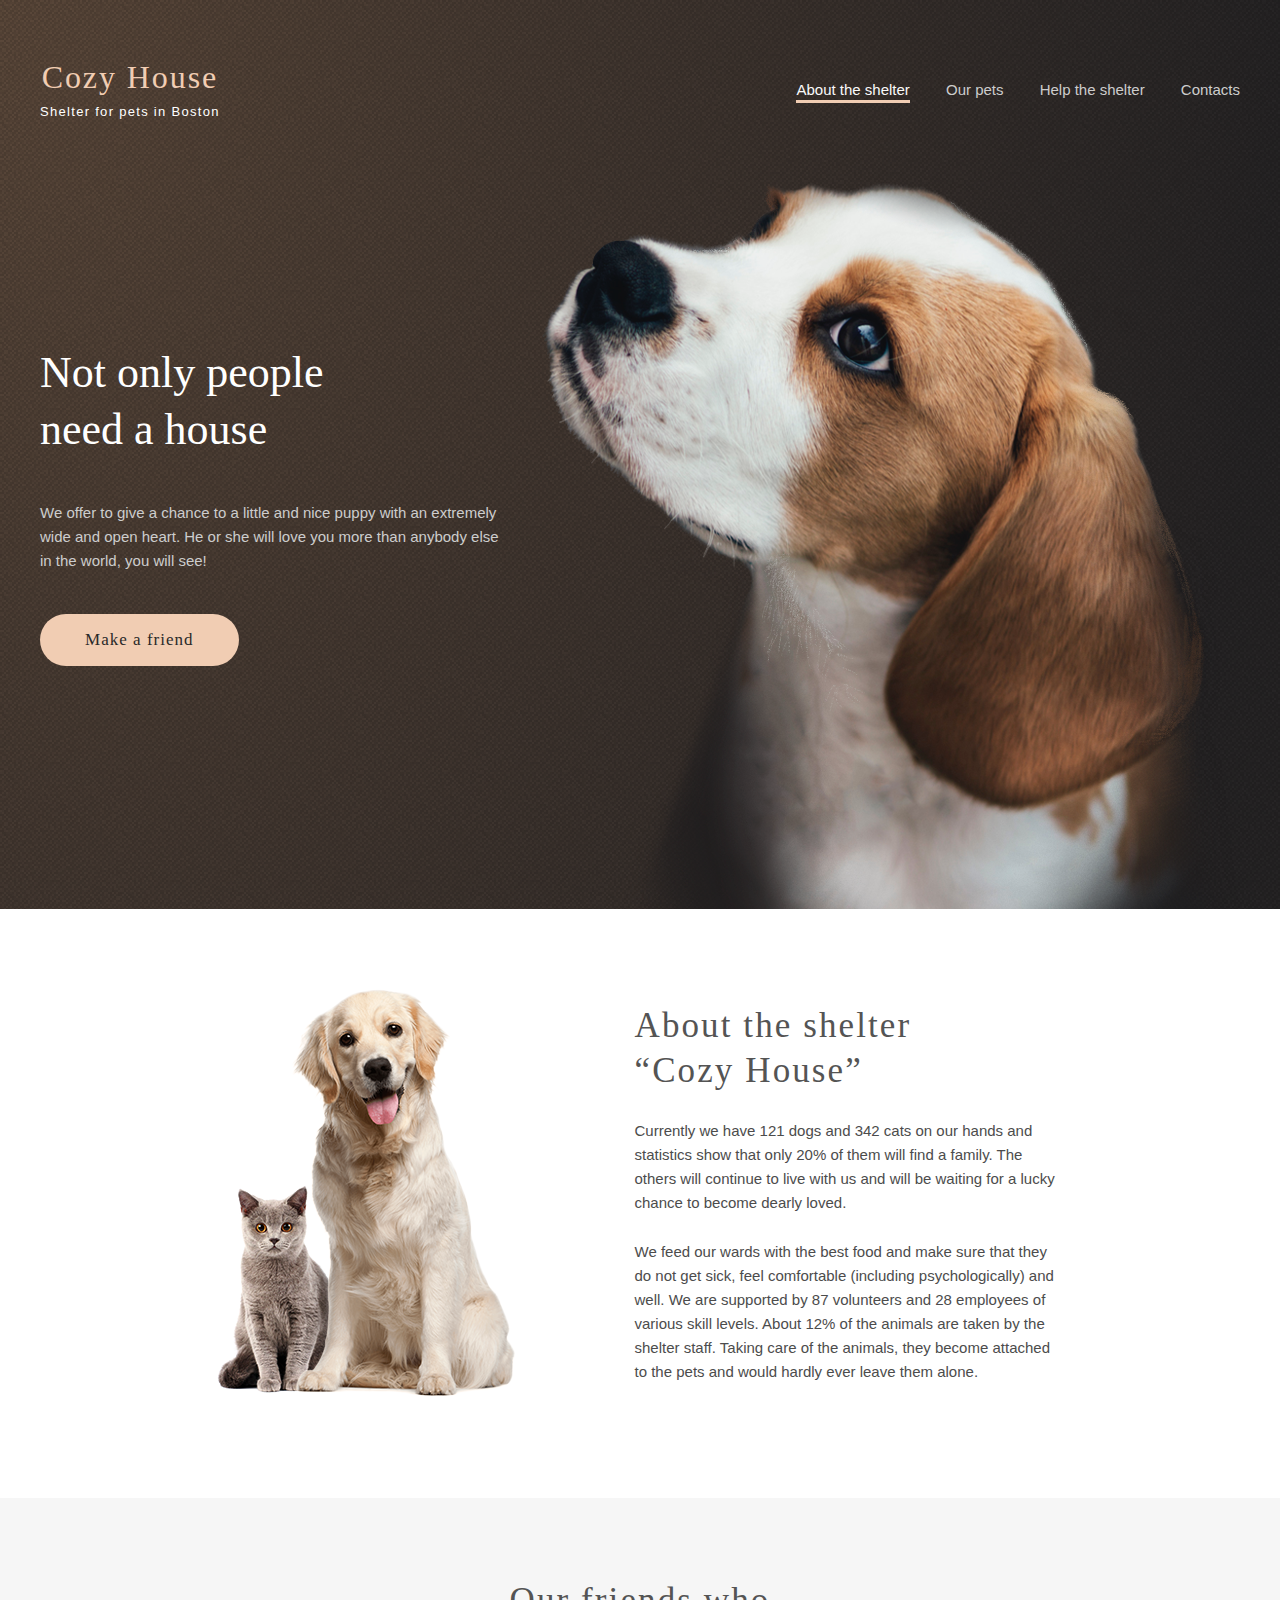
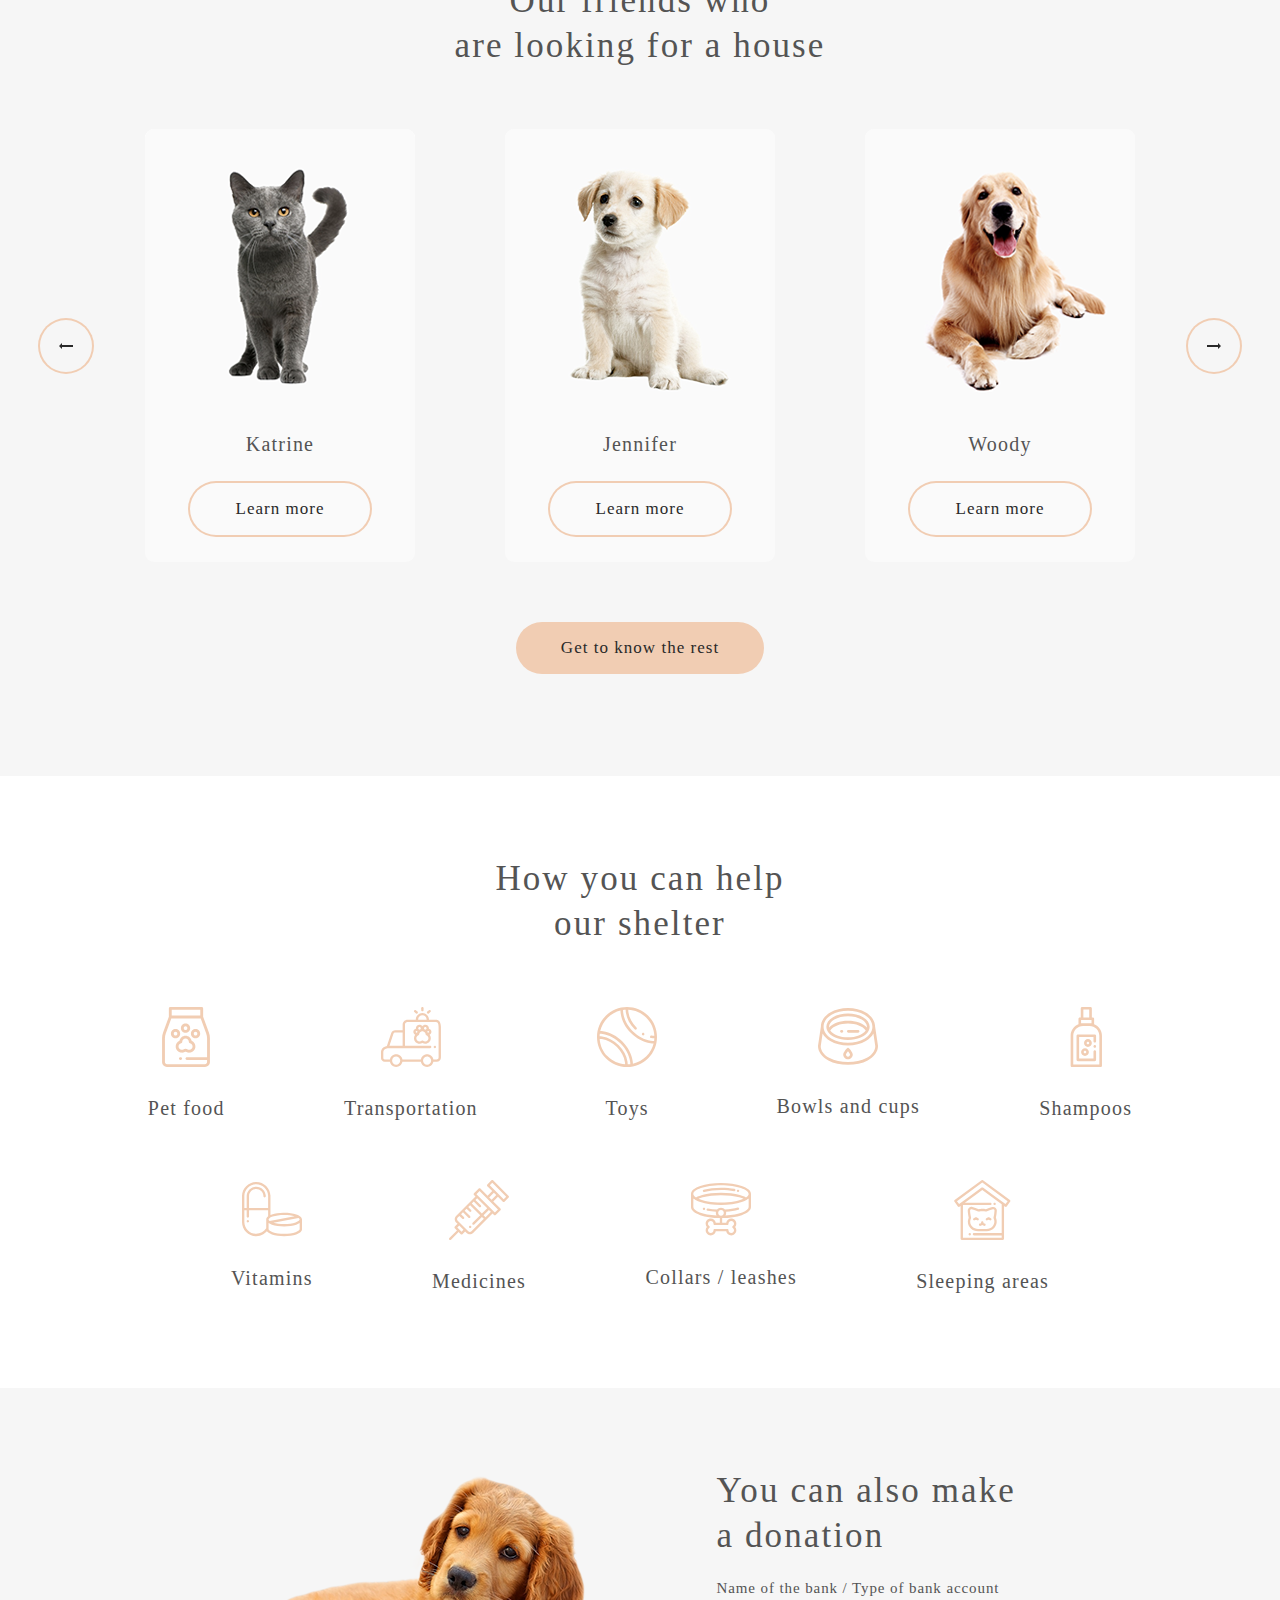
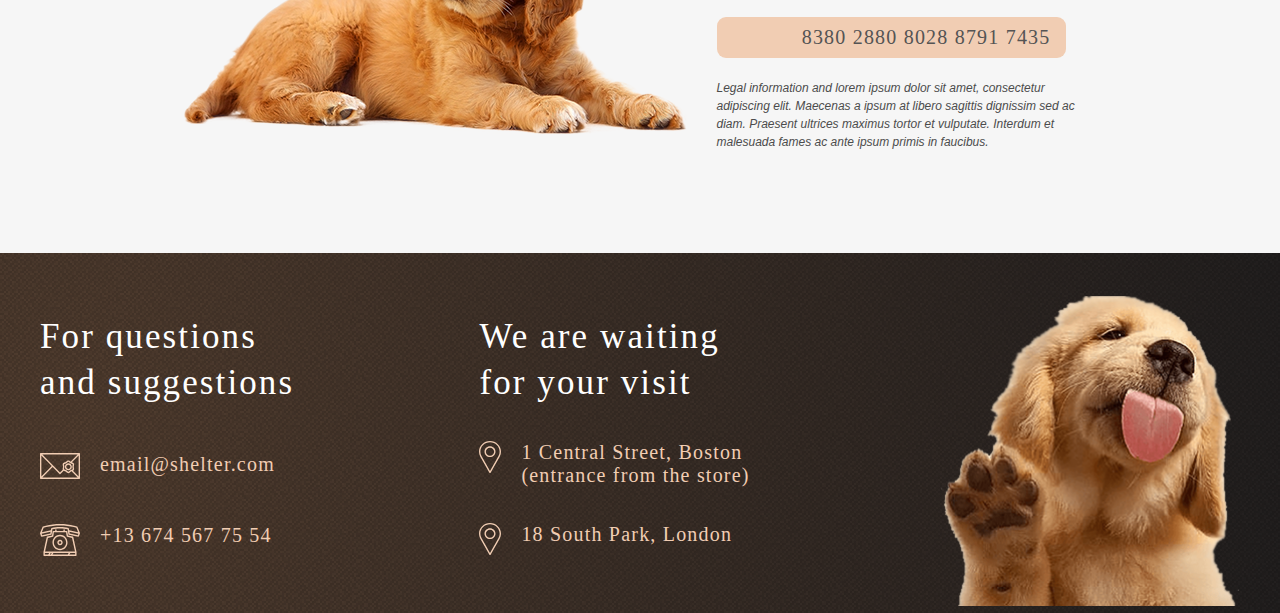
<file: pages/main/index.html>
<!doctype html><html lang="en"><head><meta charset="UTF-8"><meta name="viewport" content="width=device-width,initial-scale=1"><title>Shelter</title><link href="../../pages/main/main.css" rel="stylesheet"></head><body><header class="header"><div class="wrapper header-wrapper"><div class="header__top"><div class="logo"><h1 class="logo__title">Cozy House</h1><p class="logo__suptitle">Shelter for pets in Boston</p></div><nav class="header-navbar"><ul class="navigation"><li class="navigation__item"><a href="./../main/index.html" class="navigation__link navigation__link-bordered">About the shelter</a></li><li class="navigation__item"><a href="./../pets/index.html" class="navigation__link">Our pets</a></li><li class="navigation__item"><a href="#" class="navigation__link">Help the shelter</a></li><li class="navigation__item"><a href="#" class="navigation__link">Contacts</a></li></ul></nav><div class="hamburger-menu" data-is-active="true"><span class="hamburger-menu__line"></span></div><ul class="navigation-mobile"><li class="navigation__item"><a href="./../main/index.html" class="navigation__link navigation__link-bordered">About the shelter</a></li><li class="navigation__item"><a href="./../pets/index.html" class="navigation__link">Our pets</a></li><li class="navigation__item"><a href="#" class="navigation__link">Help the shelter</a></li><li class="navigation__item"><a href="#" class="navigation__link">Contacts</a></li></ul></div><div class="header__main"><div class="header-content"><h2 class="header-content__title">Not only people need a house</h2><p class="header-content__text">We offer to give a chance to a little and nice puppy with an extremely wide and open heart. He or she will love you more than anybody else in the world, you will see!</p><button onclick='window.location.href="./../pets/index.html"' class="button-primary">Make a friend</button></div><div class="header-picture"><img src="./../../assets/img/header/start-screen-puppy.png" alt="Puppy"></div></div></div></header><main class="main"><section class="about"><div class="wrapper about-wrapper"><div class="about-picture"><img src="./../../assets/img/about/about-pets.png" alt="Pets"></div><div class="about-content"><h3 class="about-content__title">About the shelter “Cozy House”</h3><p class="about-content__text">Currently we have 121 dogs and 342 cats on our hands and statistics show that only 20% of them will find a family. The others will continue to live with us and will be waiting for a lucky chance to become dearly loved.</p><p class="about-content__text">We feed our wards with the best food and make sure that they do not get sick, feel comfortable (including psychologically) and well. We are supported by 87 volunteers and 28 employees of various skill levels. About 12% of the animals are taken by the shelter staff. Taking care of the animals, they become attached to the pets and would hardly ever leave them alone.</p></div></div></section><section class="our-friends"><div class="wrapper our-friends-wrapper"><h3 class="our-friends__title"><div>Our friends who</div><div>are looking for a house</div></h3><div class="slider"><div class="swiper-container"><div class="swiper-wrapper"><div class="swiper-slide" data-name="Katrine"><div class="swiper-slide__picture"><img src="./../../assets/img/slider/pets-katrine.png" alt="Pets Katrine"></div><h4 class="swiper-slide__title">Katrine</h4><button class="button-primary button-primary-slide">Learn more</button></div><div class="swiper-slide" data-name="Jennifer"><div class="swiper-slide__picture"><img src="./../../assets/img/slider/pets-jennifer.png" alt="Pets Jennifer"></div><h4 class="swiper-slide__title">Jennifer</h4><button class="button-primary button-primary-slide">Learn more</button></div><div class="swiper-slide" data-name="Woody"><div class="swiper-slide__picture"><img src="./../../assets/img/slider/pets-woody.png" alt="Pets Woody"></div><h4 class="swiper-slide__title">Woody</h4><button class="button-primary button-primary-slide">Learn more</button></div></div></div><div class="slider-navigation"><button class="swiper-button-prev"><span></span></button> <button class="swiper-button-next"><span></span></button></div><button class="button-primary" onclick='window.location.href="./../pets/index.html"'>Get to know the rest</button></div></div></section><section class="help"><div class="wrapper help-wrapper"><h3 class="help__title"><div>How you can help</div><div>our shelter</div></h3><ul class="help-list"><li class="help-list__item"><img src="./../../assets/icons/food.svg" alt="Pet food"><h4 class="help-list__item-title">Pet food</h4></li><li class="help-list__item"><img src="./../../assets/icons/transportation.svg" alt="Transportation"><h4 class="help-list__item-title">Transportation</h4></li><li class="help-list__item"><img src="./../../assets/icons/toys.svg" alt="Toys"><h4 class="help-list__item-title">Toys</h4></li><li class="help-list__item"><img src="./../../assets/icons/bowls-and-cups.svg" alt="Bowls and cups"><h4 class="help-list__item-title">Bowls and cups</h4></li><li class="help-list__item"><img src="./../../assets/icons/shampoos.svg" alt="Shampoos"><h4 class="help-list__item-title">Shampoos</h4></li><li class="help-list__item"><img src="./../../assets/icons/vitamins.svg" alt="Vitamins"><h4 class="help-list__item-title">Vitamins</h4></li><li class="help-list__item"><img src="./../../assets/icons/medicines.svg" alt="Medicines"><h4 class="help-list__item-title">Medicines</h4></li><li class="help-list__item"><img src="./../../assets/icons/collars-or-leashes.svg" alt="Collars / leashes"><h4 class="help-list__item-title">Collars / leashes</h4></li><li class="help-list__item"><img src="./../../assets/icons/sleeping-area.svg" alt="Sleeping areas"><h4 class="help-list__item-title">Sleeping areas</h4></li></ul></div></section><section class="in-addition"><div class="wrapper in-addition-wrapper"><div class="in-addition-img-wrapper"><img src="./../../assets/img/donation/donation-dog.png" alt="donation-dog"></div><div class="donation"><h3 class="donation__title">You can also make a donation</h3><h5 class="donation__suptitle">Name of the bank / Type of bank account</h5><a href="#" class="donation__card-number"><object data="./../../assets/icons/credit-card.svg" type=""></object> 8380 2880 8028 8791 7435</a><p class="donation__information">Legal information and lorem ipsum dolor sit amet, consectetur adipiscing elit. Maecenas a ipsum at libero sagittis dignissim sed ac diam. Praesent ultrices maximus tortor et vulputate. Interdum et malesuada fames ac ante ipsum primis in faucibus.</p></div></div></section></main><div class="shadow"></div><footer class="footer"><div class="wrapper footer-wrapper"><nav class="footer-navbar"><ul class="footer-navigation"><li class="footer-navigation__item"><h3 class="footer-navigation__title">For questions and suggestions</h3></li><li class="footer-navigation__item"><a href="mailto: email@shelter.com" class="footer-navigation__link footer-navigation__link-mail">email@shelter.com</a></li><li class="footer-navigation__item"><a href="tel:+136745677554" class="footer-navigation__link footer-navigation__link-phone">+13 674 567 75 54</a></li></ul><ul class="footer-navigation footer-navigation-location"><li class="footer-navigation__item"><h3 class="footer-navigation__title">We are waiting for your visit</h3></li><li class="footer-navigation__item"><a href="https://goo.gl/maps/zvAxLvpR7WeXjNZN6" target="_blank" class="footer-navigation__link footer-navigation__link-pin">1 Central Street, Boston (entrance from the store)</a></li><li class="footer-navigation__item"><a href="https://goo.gl/maps/sMdy5AwGYfeQbeDM8" target="_blank" class="footer-navigation__link footer-navigation__link-pin">18 South Park, London</a></li></ul></nav><div class="footer-img-wrapper"><img src="./../../assets/img/footer/footer-puppy.png" alt="puppy"></div></div></footer><script src="../../main.js"></script></body></html>
</file>
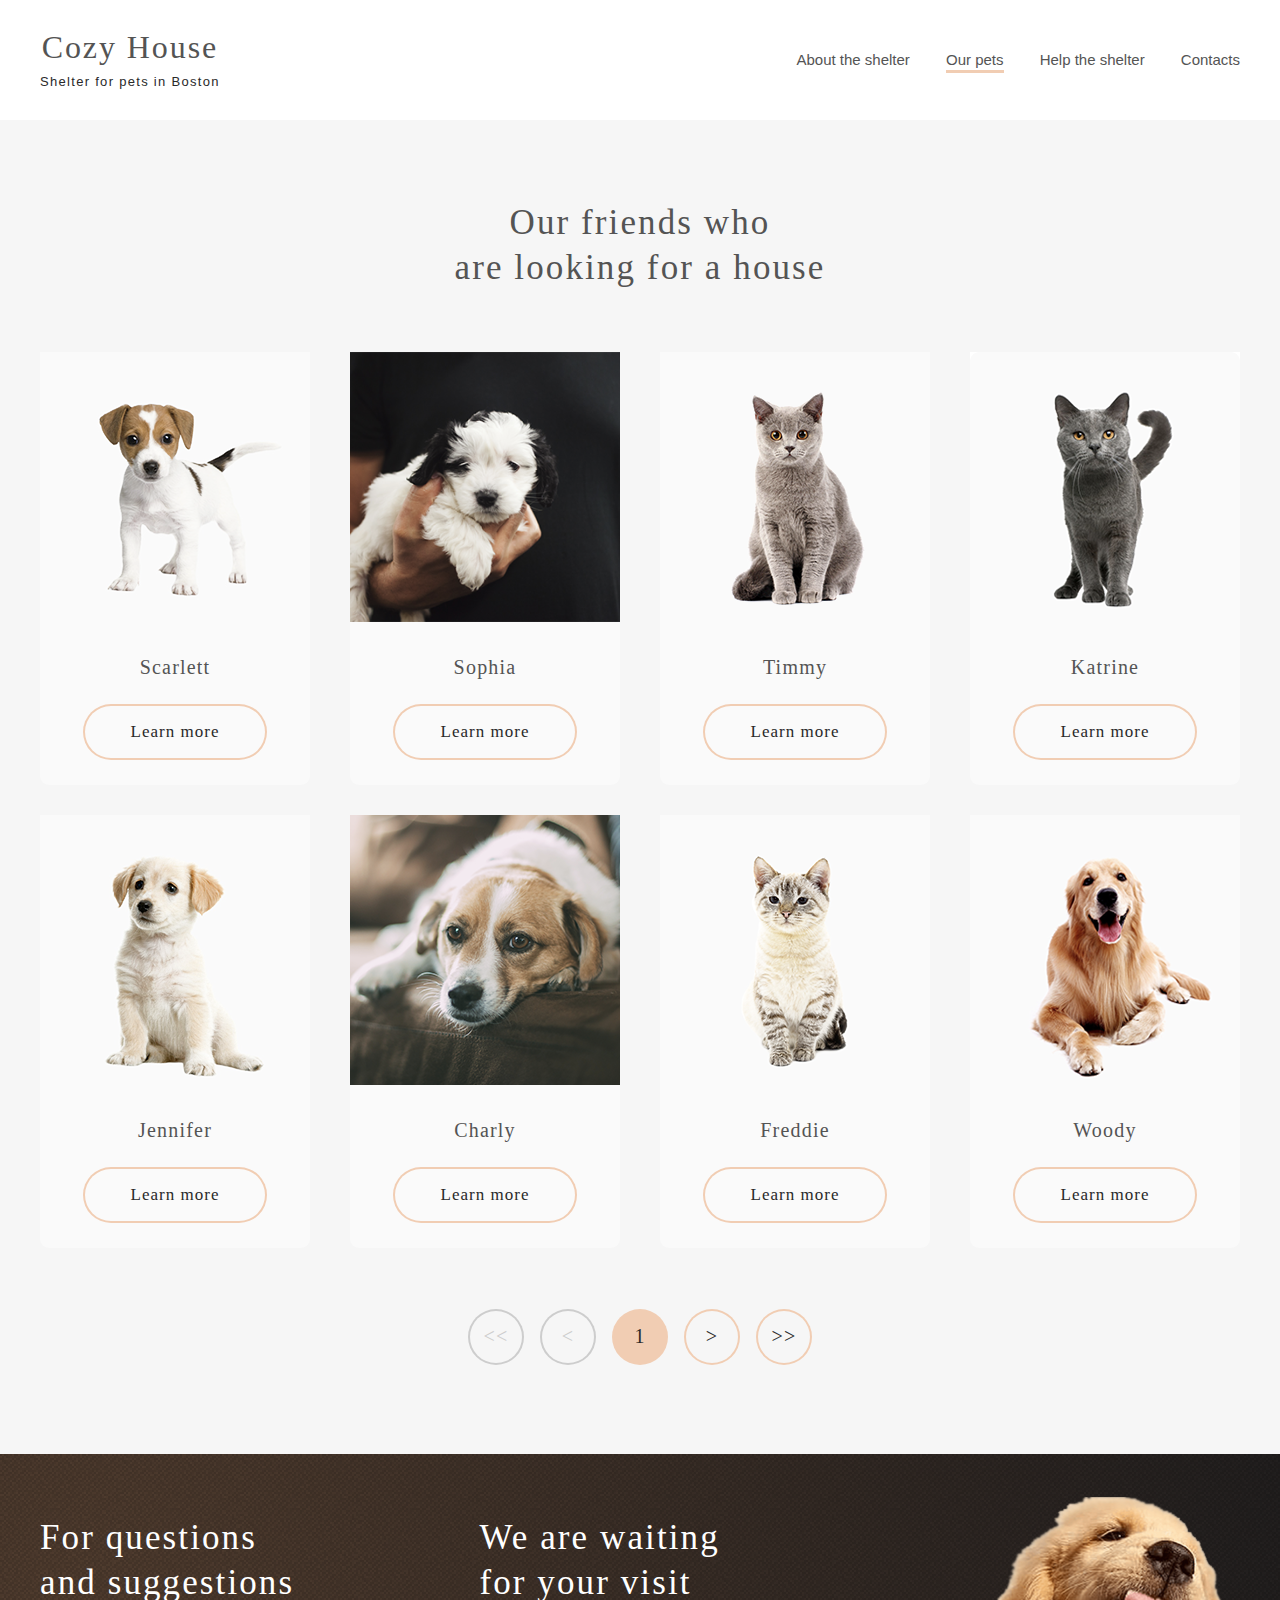
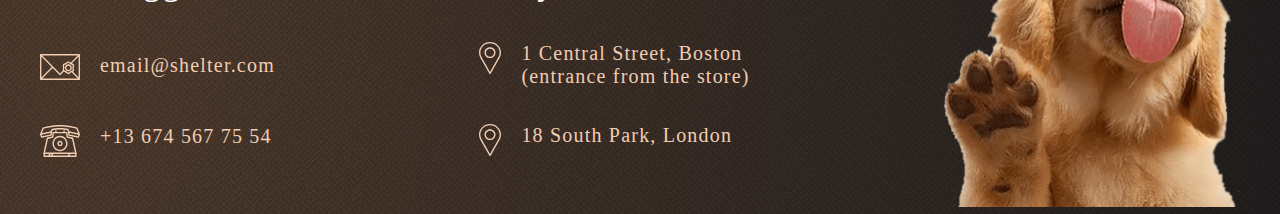
<file: pages/pets/index.html>
<!doctype html><html lang="en"><head><meta charset="UTF-8"><meta name="viewport" content="width=device-width,initial-scale=1"><title>Shelter</title><link href="../../pages/pets/pets.css" rel="stylesheet"></head><body><header class="header"><div class="wrapper header-wrapper"><div class="logo"><h1 class="logo__title">Cozy House</h1><p class="logo__suptitle">Shelter for pets in Boston</p></div><nav class="header-navbar"><ul class="navigation"><li class="navigation__item"><a href="./../main/index.html" class="navigation__link">About the shelter</a></li><li class="navigation__item"><a href="./../pets/index.html" class="navigation__link navigation__link-bordered">Our pets</a></li><li class="navigation__item"><a href="#" class="navigation__link">Help the shelter</a></li><li class="navigation__item"><a href="#" class="navigation__link">Contacts</a></li></ul></nav><div class="hamburger-menu" data-is-active="true"><span class="hamburger-menu__line"></span></div><ul class="navigation-mobile"><li class="navigation__item"><a href="./../main/index.html" class="navigation__link">About the shelter</a></li><li class="navigation__item"><a href="./../pets/index.html" class="navigation__link navigation__link-bordered">Our pets</a></li><li class="navigation__item"><a href="#" class="navigation__link">Help the shelter</a></li><li class="navigation__item"><a href="#" class="navigation__link">Contacts</a></li></ul></div></header><main><section class="our-pets"><div class="wrapper our-pets-wrapper"><h3 class="our-pets__title"><div>Our friends who</div><div>are looking for a house</div></h3><div class="slider"><div class="slider-wrapper"></div><div class="slider-navigation"><div class="button button-start button-inactive"><span>&lt;&lt;</span></div><div class="button button-prev button-inactive"><span>&lt;</span></div><div class="buttons-page"></div><div class="button button-next"><span>></span></div><div class="button button-end"><span>>></span></div></div></div></div></section></main><div class="shadow"></div><footer class="footer"><div class="wrapper footer-wrapper"><nav class="footer-navbar"><ul class="footer-navigation"><li class="footer-navigation__item"><h3 class="footer-navigation__title">For questions and suggestions</h3></li><li class="footer-navigation__item"><a href="mailto: email@shelter.com" class="footer-navigation__link footer-navigation__link-mail">email@shelter.com</a></li><li class="footer-navigation__item"><a href="tel:+136745677554" class="footer-navigation__link footer-navigation__link-phone">+13 674 567 75 54</a></li></ul><ul class="footer-navigation footer-navigation-location"><li class="footer-navigation__item"><h3 class="footer-navigation__title">We are waiting for your visit</h3></li><li class="footer-navigation__item"><a href="https://goo.gl/maps/zvAxLvpR7WeXjNZN6" target="_blank" class="footer-navigation__link footer-navigation__link-pin">1 Central Street, Boston (entrance from the store)</a></li><li class="footer-navigation__item"><a href="https://goo.gl/maps/sMdy5AwGYfeQbeDM8" target="_blank" class="footer-navigation__link footer-navigation__link-pin">18 South Park, London</a></li></ul></nav><div class="footer-img-wrapper"><img src="./../../assets/img/footer/footer-puppy.png" alt="puppy"></div></div></footer><script src="../../pets.js"></script></body></html>
</file>
<file: pages/main/main.css>
*,*::before,*::after{box-sizing:border-box}ul,ol{padding:0;list-style:none}body,h1,h2,h3,h4,h5,h6,p,ul[class],ol[class],li,figure,figcaption,blockquote,dl,dd{margin:0}html{font-size:10px;overflow-x:hidden}body{min-height:100vh;display:flex;flex-direction:column;scroll-behavior:smooth;font-family:Arial, Helvetica, sans-serif;font-style:normal;font-weight:normal;font-size:1.5rem;line-height:160%;text-rendering:optimizeSpeed;color:#4C4C4C;position:relative;overflow-x:hidden}h1,h2,h3,h4,h5,h6{font-family:Georgia, 'Times New Roman', Times, serif;font-style:normal;font-weight:normal;color:#4C4C4C}a{font-family:Arial;font-style:normal;font-weight:normal;text-decoration:none}.wrapper{max-width:1280px;padding:0 40px;margin:0 auto}@media screen and (max-width: 768px){.wrapper{max-width:768px;padding:0 30px}}@media screen and (max-width: 400px){.wrapper{max-width:400px;padding:0 25px}}.button-primary{padding:15px 45px;background-color:#F1CDB3;border-radius:100px;border:none;cursor:pointer;font-family:Georgia;font-style:normal;font-weight:normal;font-size:1.7rem;line-height:130%;letter-spacing:0.06em;color:#292929;outline:none;transition:all .3s ease}.button-primary-slide{background:none;box-shadow:0 0 0 2px #F1CDB3}.button-primary:hover{box-shadow:0 0 0 2px #FDDCC4;background-color:#FDDCC4}.shadow{display:none;width:100%;height:100%;background:rgba(41,41,41,0.6);position:absolute;top:0;left:0;z-index:1}.shadow-show{display:block}.header{max-width:100vw;width:100%;overflow:hidden;background:url('./../../assets/img/background/noise_transparent@2x.png'),radial-gradient(100% 215.42% at 0% 0%, #5B483A 0%, #262425 100%),#211F20}.header-wrapper{padding-top:60px}.header__top{display:flex;justify-content:space-between;align-items:center;margin-bottom:61px}.header__main{display:flex;justify-content:space-between;align-items:center}@media screen and (max-width: 900px){.header-wrapper{padding-top:30px}.header-top{margin-bottom:30px}.header__main{flex-direction:column;align-items:center}}.logo{display:flex;flex-direction:column;align-items:center;cursor:pointer;z-index:1}.logo__title{font-family:Georgia;font-size:3.2rem;line-height:110%;letter-spacing:0.06em;margin-bottom:10px;color:#F1CDB3}.logo__suptitle{font-size:1.3rem;line-height:110%;letter-spacing:0.1em;color:#fff}.header-navbar{flex:1 0 auto}@media screen and (max-width: 767px){.header-navbar{display:none}}.navigation{display:flex;justify-content:flex-end}.navigation__item:not(:last-child){margin-right:3.54%}.navigation__link{font-family:Arial;font-style:normal;font-weight:normal;font-size:1.5rem;line-height:160%;color:#CDCDCD;transition:all .3s ease}.navigation__link-bordered{padding-bottom:2px;color:#FAFAFA;border-bottom:3px solid #F1CDB3}.navigation__link:hover{color:#FAFAFA}.navigation-mobile{width:320px;height:100vh;background-color:#292929;display:flex;flex-direction:column;justify-content:center;align-items:center;position:absolute;top:0;right:-100%;z-index:2}.navigation-mobile>*:not(:last-child){margin-bottom:40px}.navigation-mobile-hidden{right:-100%;animation:hidden 1s}.navigation-mobile-show{right:0;animation:show 1s}@keyframes hidden{from{right:0}to{right:-100%}}@keyframes show{from{right:-100%}to{right:0}}.hamburger-menu{width:40px;height:22px;display:none;align-items:center;position:relative;cursor:pointer;user-select:none;outline:none;border:none;background:none;z-index:3}.hamburger-menu-back{animation:to-back 1s;transform:rotate(0deg)}.hamburger-menu-turn{animation:turn 1s;transform:rotate(-90deg)}@media screen and (max-width: 767px){.hamburger-menu{display:flex}}@keyframes to-back{from{transform:rotate(-90deg)}to{transform:rotate(0deg)}}@keyframes turn{from{transform:rotate(0deg)}to{transform:rotate(-90deg)}}.hamburger-menu__check{position:absolute;top:-100000px}.hamburger-menu__line{display:block;width:30px;height:2px;background:#F1CDB3;cursor:pointer}.hamburger-menu__line:before,.hamburger-menu__line:after{display:block;content:'';width:30px;height:2px;background:#F1CDB3;position:absolute}.hamburger-menu__line:before{top:0}.hamburger-menu__line:after{bottom:0}.header-content{display:flex;flex-direction:column;align-items:flex-start;padding-bottom:79px}.header-content__title{max-width:310px;font-size:4.4rem;line-height:130%;color:#fff;margin-bottom:42px}.header-content__text{max-width:460px;color:#CDCDCD;margin-bottom:41px}@media screen and (max-width: 900px){.header-content button{align-self:center}}@media screen and (max-width: 450px){.header-content{align-items:center}.header-content__title{font-size:2.5rem;letter-spacing:0.06em;text-align:center}.header-content__text{text-align:center}}.header-picture{max-width:698px;max-height:728px;display:flex;align-items:flex-end}.header-picture img{max-width:100%}@media screen and (max-width: 900px){.header-picture{max-width:569px;max-height:593px;align-self:flex-end}}.about{max-width:100vw;width:100%;background-color:#fff}.about-wrapper{padding:80px 156px 100px;display:flex;justify-content:space-around}@media screen and (max-width: 1150px){.about-wrapper{padding:80px 25px 100px;flex-direction:column;align-items:center}}.about-picture{max-width:300px;max-height:408px}.about-picture img{max-width:100%}@media screen and (max-width: 1150px){.about-picture{margin-top:40px;order:2}}.about-content{padding:14px 0}.about-content h3{font-size:3.5rem;line-height:130%;letter-spacing:0.06em;max-width:370px;color:#545454}.about-content p{max-width:430px;color:#4C4C4C}.about-content>*:not(:last-child){margin-bottom:25px}@media screen and (max-width: 500px){.about-content h3{font-size:2.5rem;text-align:center}.about-content p{text-align:justify}}.our-friends{max-width:100vw;width:100%;background-color:#F6F6F6}.our-friends-wrapper{padding-top:80px;padding-bottom:102px;display:flex;flex-direction:column;align-items:center;position:relative}.our-friends__title{max-width:400px;font-size:3.5rem;line-height:130%;letter-spacing:0.06em;color:#545454;text-align:center;margin-bottom:60px}@font-face{font-family:'swiper-icons';src:url("data:application/font-woff;charset=utf-8;base64, [base64]//wADZ2x5ZgAAAywAAADMAAAD2MHtryVoZWFkAAABbAAAADAAAAA2E2+eoWhoZWEAAAGcAAAAHwAAACQC9gDzaG10eAAAAigAAAAZAAAArgJkABFsb2NhAAAC0AAAAFoAAABaFQAUGG1heHAAAAG8AAAAHwAAACAAcABAbmFtZQAAA/gAAAE5AAACXvFdBwlwb3N0AAAFNAAAAGIAAACE5s74hXjaY2BkYGAAYpf5Hu/j+W2+MnAzMYDAzaX6QjD6/4//Bxj5GA8AuRwMYGkAPywL13jaY2BkYGA88P8Agx4j+/8fQDYfA1AEBWgDAIB2BOoAeNpjYGRgYNBh4GdgYgABEMnIABJzYNADCQAACWgAsQB42mNgYfzCOIGBlYGB0YcxjYGBwR1Kf2WQZGhhYGBiYGVmgAFGBiQQkOaawtDAoMBQxXjg/wEGPcYDDA4wNUA2CCgwsAAAO4EL6gAAeNpj2M0gyAACqxgGNWBkZ2D4/wMA+xkDdgAAAHjaY2BgYGaAYBkGRgYQiAHyGMF8FgYHIM3DwMHABGQrMOgyWDLEM1T9/w8UBfEMgLzE////P/5//f/V/xv+r4eaAAeMbAxwIUYmIMHEgKYAYjUcsDAwsLKxc3BycfPw8jEQA/[base64]/uznmfPFBNODM2K7MTQ45YEAZqGP81AmGGcF3iPqOop0r1SPTaTbVkfUe4HXj97wYE+yNwWYxwWu4v1ugWHgo3S1XdZEVqWM7ET0cfnLGxWfkgR42o2PvWrDMBSFj/IHLaF0zKjRgdiVMwScNRAoWUoH78Y2icB/yIY09An6AH2Bdu/UB+yxopYshQiEvnvu0dURgDt8QeC8PDw7Fpji3fEA4z/PEJ6YOB5hKh4dj3EvXhxPqH/SKUY3rJ7srZ4FZnh1PMAtPhwP6fl2PMJMPDgeQ4rY8YT6Gzao0eAEA409DuggmTnFnOcSCiEiLMgxCiTI6Cq5DZUd3Qmp10vO0LaLTd2cjN4fOumlc7lUYbSQcZFkutRG7g6JKZKy0RmdLY680CDnEJ+UMkpFFe1RN7nxdVpXrC4aTtnaurOnYercZg2YVmLN/d/gczfEimrE/fs/bOuq29Zmn8tloORaXgZgGa78yO9/cnXm2BpaGvq25Dv9S4E9+5SIc9PqupJKhYFSSl47+Qcr1mYNAAAAeNptw0cKwkAAAMDZJA8Q7OUJvkLsPfZ6zFVERPy8qHh2YER+3i/BP83vIBLLySsoKimrqKqpa2hp6+jq6RsYGhmbmJqZSy0sraxtbO3sHRydnEMU4uR6yx7JJXveP7WrDycAAAAAAAH//wACeNpjYGRgYOABYhkgZgJCZgZNBkYGLQZtIJsFLMYAAAw3ALgAeNolizEKgDAQBCchRbC2sFER0YD6qVQiBCv/H9ezGI6Z5XBAw8CBK/m5iQQVauVbXLnOrMZv2oLdKFa8Pjuru2hJzGabmOSLzNMzvutpB3N42mNgZGBg4GKQYzBhYMxJLMlj4GBgAYow/P/PAJJhLM6sSoWKfWCAAwDAjgbRAAB42mNgYGBkAIIbCZo5IPrmUn0hGA0AO8EFTQAA") format("woff");font-weight:400;font-style:normal}:root{--swiper-theme-color: #007aff}.swiper-container{margin-left:auto;margin-right:auto;position:relative;overflow:hidden;list-style:none;padding:0;z-index:1}.swiper-container-vertical>.swiper-wrapper{flex-direction:column}.swiper-wrapper{position:relative;width:100%;height:100%;z-index:1;display:flex;transition-property:transform;box-sizing:content-box}.swiper-container-android .swiper-slide,.swiper-wrapper{transform:translate3d(0px, 0, 0)}.swiper-container-multirow>.swiper-wrapper{flex-wrap:wrap}.swiper-container-multirow-column>.swiper-wrapper{flex-wrap:wrap;flex-direction:column}.swiper-container-free-mode>.swiper-wrapper{transition-timing-function:ease-out;margin:0 auto}.swiper-slide{flex-shrink:0;width:100%;height:100%;position:relative;transition-property:transform}.swiper-slide-invisible-blank{visibility:hidden}.swiper-container-autoheight,.swiper-container-autoheight .swiper-slide{height:auto}.swiper-container-autoheight .swiper-wrapper{align-items:flex-start;transition-property:transform, height}.swiper-container-3d{perspective:1200px}.swiper-container-3d .swiper-wrapper,.swiper-container-3d .swiper-slide,.swiper-container-3d .swiper-slide-shadow-left,.swiper-container-3d .swiper-slide-shadow-right,.swiper-container-3d .swiper-slide-shadow-top,.swiper-container-3d .swiper-slide-shadow-bottom,.swiper-container-3d .swiper-cube-shadow{transform-style:preserve-3d}.swiper-container-3d .swiper-slide-shadow-left,.swiper-container-3d .swiper-slide-shadow-right,.swiper-container-3d .swiper-slide-shadow-top,.swiper-container-3d .swiper-slide-shadow-bottom{position:absolute;left:0;top:0;width:100%;height:100%;pointer-events:none;z-index:10}.swiper-container-3d .swiper-slide-shadow-left{background-image:linear-gradient(to left, rgba(0,0,0,0.5), rgba(0,0,0,0))}.swiper-container-3d .swiper-slide-shadow-right{background-image:linear-gradient(to right, rgba(0,0,0,0.5), rgba(0,0,0,0))}.swiper-container-3d .swiper-slide-shadow-top{background-image:linear-gradient(to top, rgba(0,0,0,0.5), rgba(0,0,0,0))}.swiper-container-3d .swiper-slide-shadow-bottom{background-image:linear-gradient(to bottom, rgba(0,0,0,0.5), rgba(0,0,0,0))}.swiper-container-css-mode>.swiper-wrapper{overflow:auto;scrollbar-width:none;-ms-overflow-style:none}.swiper-container-css-mode>.swiper-wrapper::-webkit-scrollbar{display:none}.swiper-container-css-mode>.swiper-wrapper>.swiper-slide{scroll-snap-align:start start}.swiper-container-horizontal.swiper-container-css-mode>.swiper-wrapper{scroll-snap-type:x mandatory}.swiper-container-vertical.swiper-container-css-mode>.swiper-wrapper{scroll-snap-type:y mandatory}.slider{width:100%;position:relative;display:flex;flex-direction:column;justify-items:center;align-items:center}.swiper-container{width:82.5%;overflow:hidden;position:relative}.swiper-wrapper{display:flex;margin-bottom:60px}.swiper-wrapper>*:not(:last-child){margin-right:9.037%}.swiper-wrapper-to-left{animation:to-left 2s}.swiper-wrapper-to-right{animation:to-right 2s}@media screen and (max-width: 1000px){.swiper-wrapper>*:not(:last-child){margin-right:6.85%}}@media screen and (max-width: 768px){.swiper-wrapper>*:nth-child(2){margin-right:0}}@media screen and (max-width: 500px){.swiper-wrapper{justify-content:center}.swiper-wrapper>*:nth-child(1){margin-right:0}}@media screen and (max-width: 700px){.swiper-wrapper{margin-bottom:20px}}.swiper-slide{max-width:270px;display:flex;flex-direction:column;align-items:center;justify-items:center;background-color:#FAFAFA;cursor:pointer;border-radius:9px}.swiper-slide__picture img{border-radius:9px 9px 0px 0px}.swiper-slide__title{font-size:2rem;line-height:115%;letter-spacing:0.06em;color:#545454}.swiper-slide>*{margin-bottom:27px}.swiper-slide:hover{box-shadow:0px 2px 35px 14px rgba(13,13,13,0.04);background-color:#fff}.slider-navigation{width:100%;position:absolute;top:calc(50% - 81px)}@media screen and (max-width: 700px){.slider-navigation{position:initial;width:40%;display:flex;justify-content:space-between;margin-bottom:60px}}@media screen and (max-width: 350px){.slider-navigation{width:80%}}.swiper-button-next,.swiper-button-prev{width:52px;height:52px;display:flex;justify-content:center;align-items:center;background:none;box-shadow:0 0 0 2px #F1CDB3;border:none;border-radius:50%;outline:none;cursor:pointer;position:absolute}.swiper-button-next:hover,.swiper-button-prev:hover{box-shadow:0 0 0 2px #FDDCC4;background:#FDDCC4}@media screen and (max-width: 700px){.swiper-button-next,.swiper-button-prev{position:initial}}.swiper-button-prev{left:0;right:auto}.swiper-button-prev span{width:14px;height:6px;display:block;background-image:url(./../../assets/icons/Arrow.svg)}.swiper-button-next{transform:rotate(180deg);right:0;left:auto}.swiper-button-next span{width:14px;height:6px;display:block;background-image:url(./../../assets/icons/Arrow.svg)}.popup{display:flex;align-items:center;background:#FAFAFA;box-shadow:0px 2px 35px 14px rgba(13,13,13,0.04);border-radius:9px;position:fixed;top:calc(50% - 250px);left:calc(50% - 450px);z-index:1000}.popup__picture img{width:500px;height:500px}@media screen and (max-width: 1000px){.popup{top:calc(50% - 175px);left:calc(50% - 340px)}.popup__picture img{width:350px;height:350px}}@media screen and (max-width: 765px){.popup{max-width:240px;padding:10px 0;top:calc(50% - 150px);left:calc(50% - 135px)}.popup__picture{display:none}}.popup-content{max-width:350px;margin-left:30px;margin-right:30px;display:flex;flex-direction:column}.popup-content__title{font-size:3.5rem;line-height:130%;letter-spacing:0.06em;color:#000000;margin-bottom:10px}.popup-content__suptitle{font-size:2rem;line-height:115%;letter-spacing:0.06em;color:#000000;margin-bottom:40px}.popup-content__text{max-width:350px;font-family:Georgia;font-style:normal;font-weight:normal;font-size:1.5rem;line-height:110%;letter-spacing:0.06em;color:#000000;margin-bottom:40px}@media screen and (max-width: 1000px){.popup-content{max-width:260px}.popup-content__suptitle{margin-bottom:20px}.popup-content__text{max-width:260px;font-size:1.2rem;margin-bottom:20px}}@media screen and (max-width: 765px){.popup-content{margin-left:10px;margin-right:10px}}.popup-content__list{padding-left:16px;list-style:disc}.popup-content__list-item{color:#F1CDB3}.popup-content__list-item span{color:#000000}.button-cross{width:52px;height:52px;background:none;box-shadow:0 0 0 2px #F1CDB3;border:none;border-radius:50%;outline:none;color:#292929;font-size:2.5rem;cursor:pointer;position:absolute;top:-52px;right:-44px}.button-cross:hover{box-shadow:0 0 0 2px #FDDCC4;background:#FDDCC4}.help{max-width:100vw;width:100%;background-color:#fff}.help-wrapper{padding-top:80px;padding-bottom:95px;display:flex;flex-direction:column;align-items:center}.help__title{max-width:310px;font-size:3.5rem;line-height:130%;letter-spacing:0.06em;color:#545454;text-align:center;margin-bottom:60px}@media screen and (max-width: 346px){.help__title{font-size:2.5rem}}.help-list{width:100%;padding:0 87px;display:flex;justify-content:center;align-items:center;flex-wrap:wrap;row-gap:60px}.help-list>*:not(:last-child){margin-right:11.63%}.help-list__item{display:flex;flex-direction:column;align-items:center}.help-list__item-title{margin-top:30px;font-size:2rem;line-height:115%;letter-spacing:0.06em;color:#545454}@media screen and (min-width: 1280px){.help-list>*:nth-child(5){margin-right:0}}@media screen and (max-width: 1090px){.help-list{padding:0 19px}}@media screen and (max-width: 600px){.help-list{padding:0}.help-list__item-title{font-size:1.5rem;line-height:110%;letter-spacing:0.06em}}@media screen and (max-width: 346px){.help-list>*:nth-child(2n){margin-right:0}}.in-addition{max-width:100vw;width:100%;background-color:#F6F6F6}.in-addition-wrapper{padding-top:80px;padding-bottom:102px;display:flex;justify-content:center;align-items:center}@media screen and (max-width: 900px){.in-addition-wrapper{align-items:center;justify-content:center;flex-direction:column}.in-addition-wrapper>.in-addition-img-wrapper{margin-top:60px;order:2}}@media screen and (max-width: 400px){.in-addition-wrapper>.in-addition-img-wrapper{margin-top:42px}}.in-addition-img-wrapper{margin-right:28px;max-width:505px}.in-addition-img-wrapper img{width:100%}.donation>*:not(:last-child){margin-bottom:21px}.donation__title{max-width:300px;font-size:3.5rem;line-height:130%;letter-spacing:0.06em;color:#545454}.donation__suptitle{font-size:1.5rem;line-height:110%;letter-spacing:0.06em;color:#545454}.donation__card-number{max-width:349px;display:flex;justify-content:space-between;padding:9px 15px;background:#F1CDB3;border-radius:9px;font-family:Georgia;font-style:normal;font-weight:normal;font-size:20px;line-height:115%;letter-spacing:0.06em;color:#545454;transition:all .3s ease}.donation__card-number:hover{background:#FDDCC4}.donation__information{max-width:380px;font-family:Arial;font-style:italic;font-weight:normal;font-size:1.2rem;line-height:18px}@media screen and (max-width: 450px){.donation{display:flex;flex-direction:column;align-items:stretch}.donation__title{font-size:2.5rem;text-align:center}.donation__card-number{font-size:1.5rem}}.footer{max-width:100vw;width:100%;background:url('./../../assets/img/background/noise_transparent@2x.png'),radial-gradient(110.67% 538.64% at 5.73% 50%, #513D2F 0%, #1A1A1C 100%),#211F20}.footer-wrapper{padding-top:43px;display:flex;justify-content:space-between;align-items:center}@media screen and (max-width: 1050px){.footer-wrapper{flex-direction:column}}.footer-navbar{width:62.7%;display:flex;justify-content:space-between}@media screen and (max-width: 1050px){.footer-navbar{width:95%}}@media screen and (max-width: 700px){.footer-navbar{flex-direction:column;justify-content:center;align-items:center}}.footer-navigation{position:relative}.footer-navigation>*{margin-bottom:48px}.footer-navigation__title{max-width:280px;font-size:3.5rem;line-height:130%;letter-spacing:0.06em;color:#fff}@media screen and (max-width: 700px){.footer-navigation__title{text-align:center}}.footer-navigation__item{max-width:313px;position:relative}.footer-navigation__link{padding-left:60px;display:block;font-family:Georgia;font-style:normal;font-weight:normal;font-size:2rem;line-height:115%;letter-spacing:0.06em;color:#F1CDB3}.footer-navigation__link:hover{color:#FDDCC4}.footer-navigation__link-mail:before{display:block;content:'';width:40px;height:26px;background-image:url(./../../assets/icons/mail.svg);position:absolute;left:0}.footer-navigation__link-phone:before{display:block;content:'';width:40px;height:32px;background-image:url(./../../assets/icons/phone.svg);position:absolute;left:0}.footer-navigation__link-pin{padding-left:42px}.footer-navigation__link-pin:before{display:block;content:'';width:22px;height:32px;background-image:url(./../../assets/icons/pin.svg);position:absolute;left:0}.footer-navigation-location>*:not(:last-child){margin-bottom:36px}
</file>
<file: pages/pets/pets.css>
*,*::before,*::after{box-sizing:border-box}ul,ol{padding:0;list-style:none}body,h1,h2,h3,h4,h5,h6,p,ul[class],ol[class],li,figure,figcaption,blockquote,dl,dd{margin:0}html{font-size:10px;overflow-x:hidden}body{min-height:100vh;display:flex;flex-direction:column;scroll-behavior:smooth;font-family:Arial, Helvetica, sans-serif;font-style:normal;font-weight:normal;font-size:1.5rem;line-height:160%;text-rendering:optimizeSpeed;color:#4C4C4C;position:relative;overflow-x:hidden}h1,h2,h3,h4,h5,h6{font-family:Georgia, 'Times New Roman', Times, serif;font-style:normal;font-weight:normal;color:#4C4C4C}a{font-family:Arial;font-style:normal;font-weight:normal;text-decoration:none}.wrapper{max-width:1280px;padding:0 40px;margin:0 auto}.button-primary{padding:15px 45px;background-color:#F1CDB3;border-radius:100px;border:none;cursor:pointer;font-family:Georgia;font-style:normal;font-weight:normal;font-size:1.7rem;line-height:130%;letter-spacing:0.06em;color:#292929;outline:none;transition:all .3s ease}.button-primary-slide{background:none;box-shadow:0 0 0 2px #F1CDB3}.button-primary:hover{box-shadow:0 0 0 2px #FDDCC4;background-color:#FDDCC4}.button{width:52px;height:52px;display:flex;justify-content:center;align-items:center;font-size:2rem;line-height:115%;font-family:Georgia;font-style:normal;font-weight:normal;letter-spacing:0.06em;color:#292929;box-shadow:0 0 0 2px #F1CDB3;border:none;cursor:pointer;border-radius:50%}.button:hover{box-shadow:0 0 0 2px #FDDCC4}.button-choose-number-active{background-color:#F1CDB3}.button-choose-number-hidden{display:none}.button-choose-number:hover{background-color:#FDDCC4}.button-inactive{color:#CDCDCD;box-shadow:0 0 0 2px #CDCDCD;cursor:default}.button-inactive:hover{color:#CDCDCD;box-shadow:0 0 0 2px #CDCDCD}.shadow{display:none;width:100%;height:100%;background:rgba(41,41,41,0.6);position:absolute;top:0;left:0;z-index:1}.shadow-show{display:block}.header{max-width:100vw;width:100%;overflow:hidden;background:#fff}.header-wrapper{padding-top:30px;padding-bottom:30px;display:flex;justify-content:space-between;align-items:center}.logo{display:flex;flex-direction:column;align-items:center;cursor:pointer;z-index:1}.logo__title{font-family:Georgia;font-size:3.2rem;line-height:110%;letter-spacing:0.06em;margin-bottom:10px;color:#545454}.logo__suptitle{font-size:1.3rem;line-height:110%;letter-spacing:0.1em;color:#292929}.header-navbar{flex:1 0 auto}@media screen and (max-width: 767px){.header-navbar{display:none}}.navigation{display:flex;justify-content:flex-end}.navigation__item:not(:last-child){margin-right:3.54%}.navigation__link{font-family:Arial;font-style:normal;font-weight:normal;font-size:1.5rem;line-height:160%;color:#545454;transition:all .3s ease}.navigation__link-bordered{padding-bottom:2px;color:#545454;border-bottom:3px solid #F1CDB3}.navigation__link:hover{color:#292929}.navigation-mobile{width:320px;height:100vh;background-color:#292929;display:flex;flex-direction:column;justify-content:center;align-items:center;position:absolute;top:0;right:-100%;z-index:2}.navigation-mobile>*:not(:last-child){margin-bottom:40px}.navigation-mobile-hidden{right:-100%;animation:hidden 1s}.navigation-mobile-show{right:0;animation:show 1s}@keyframes hidden{from{right:0}to{right:-100%}}@keyframes show{from{right:-100%}to{right:0}}.hamburger-menu{width:40px;height:22px;display:none;align-items:center;position:relative;cursor:pointer;user-select:none;outline:none;border:none;background:none;z-index:3}.hamburger-menu-back{animation:to-back 1s;transform:rotate(0deg)}.hamburger-menu-turn{animation:turn 1s;transform:rotate(-90deg)}@media screen and (max-width: 767px){.hamburger-menu{display:flex}}@keyframes to-back{from{transform:rotate(-90deg)}to{transform:rotate(0deg)}}@keyframes turn{from{transform:rotate(0deg)}to{transform:rotate(-90deg)}}.hamburger-menu__line{display:block;width:30px;height:2px;background:#000000;cursor:pointer}.hamburger-menu__line:before,.hamburger-menu__line:after{display:block;content:'';width:30px;height:2px;background:#000000;position:absolute}.hamburger-menu__line:before{top:0}.hamburger-menu__line:after{bottom:0}.our-pets{max-width:100vw;background-color:#F6F6F6}.our-pets-wrapper{padding-top:80px;padding-bottom:91px;display:flex;flex-direction:column;align-items:center}.our-pets__title{max-width:400px;font-size:3.5rem;line-height:130%;letter-spacing:0.06em;color:#545454;text-align:center;margin-bottom:51px}@media screen and (max-width: 350px){.our-pets__title{font-size:2.5rem}}@font-face{font-family:'swiper-icons';src:url("data:application/font-woff;charset=utf-8;base64, [base64]//wADZ2x5ZgAAAywAAADMAAAD2MHtryVoZWFkAAABbAAAADAAAAA2E2+eoWhoZWEAAAGcAAAAHwAAACQC9gDzaG10eAAAAigAAAAZAAAArgJkABFsb2NhAAAC0AAAAFoAAABaFQAUGG1heHAAAAG8AAAAHwAAACAAcABAbmFtZQAAA/gAAAE5AAACXvFdBwlwb3N0AAAFNAAAAGIAAACE5s74hXjaY2BkYGAAYpf5Hu/j+W2+MnAzMYDAzaX6QjD6/4//Bxj5GA8AuRwMYGkAPywL13jaY2BkYGA88P8Agx4j+/8fQDYfA1AEBWgDAIB2BOoAeNpjYGRgYNBh4GdgYgABEMnIABJzYNADCQAACWgAsQB42mNgYfzCOIGBlYGB0YcxjYGBwR1Kf2WQZGhhYGBiYGVmgAFGBiQQkOaawtDAoMBQxXjg/wEGPcYDDA4wNUA2CCgwsAAAO4EL6gAAeNpj2M0gyAACqxgGNWBkZ2D4/wMA+xkDdgAAAHjaY2BgYGaAYBkGRgYQiAHyGMF8FgYHIM3DwMHABGQrMOgyWDLEM1T9/w8UBfEMgLzE////P/5//f/V/xv+r4eaAAeMbAxwIUYmIMHEgKYAYjUcsDAwsLKxc3BycfPw8jEQA/[base64]/uznmfPFBNODM2K7MTQ45YEAZqGP81AmGGcF3iPqOop0r1SPTaTbVkfUe4HXj97wYE+yNwWYxwWu4v1ugWHgo3S1XdZEVqWM7ET0cfnLGxWfkgR42o2PvWrDMBSFj/IHLaF0zKjRgdiVMwScNRAoWUoH78Y2icB/yIY09An6AH2Bdu/UB+yxopYshQiEvnvu0dURgDt8QeC8PDw7Fpji3fEA4z/PEJ6YOB5hKh4dj3EvXhxPqH/SKUY3rJ7srZ4FZnh1PMAtPhwP6fl2PMJMPDgeQ4rY8YT6Gzao0eAEA409DuggmTnFnOcSCiEiLMgxCiTI6Cq5DZUd3Qmp10vO0LaLTd2cjN4fOumlc7lUYbSQcZFkutRG7g6JKZKy0RmdLY680CDnEJ+UMkpFFe1RN7nxdVpXrC4aTtnaurOnYercZg2YVmLN/d/gczfEimrE/fs/bOuq29Zmn8tloORaXgZgGa78yO9/cnXm2BpaGvq25Dv9S4E9+5SIc9PqupJKhYFSSl47+Qcr1mYNAAAAeNptw0cKwkAAAMDZJA8Q7OUJvkLsPfZ6zFVERPy8qHh2YER+3i/BP83vIBLLySsoKimrqKqpa2hp6+jq6RsYGhmbmJqZSy0sraxtbO3sHRydnEMU4uR6yx7JJXveP7WrDycAAAAAAAH//wACeNpjYGRgYOABYhkgZgJCZgZNBkYGLQZtIJsFLMYAAAw3ALgAeNolizEKgDAQBCchRbC2sFER0YD6qVQiBCv/H9ezGI6Z5XBAw8CBK/m5iQQVauVbXLnOrMZv2oLdKFa8Pjuru2hJzGabmOSLzNMzvutpB3N42mNgZGBg4GKQYzBhYMxJLMlj4GBgAYow/P/PAJJhLM6sSoWKfWCAAwDAjgbRAAB42mNgYGBkAIIbCZo5IPrmUn0hGA0AO8EFTQAA") format("woff");font-weight:400;font-style:normal}:root{--swiper-theme-color: #007aff}.swiper-container{margin-left:auto;margin-right:auto;position:relative;overflow:hidden;list-style:none;padding:0;z-index:1}.swiper-container-vertical>.swiper-wrapper{flex-direction:column}.swiper-wrapper{position:relative;width:100%;height:100%;z-index:1;display:flex;transition-property:transform;box-sizing:content-box}.swiper-container-android .swiper-slide,.swiper-wrapper{transform:translate3d(0px, 0, 0)}.swiper-container-multirow>.swiper-wrapper{flex-wrap:wrap}.swiper-container-multirow-column>.swiper-wrapper{flex-wrap:wrap;flex-direction:column}.swiper-container-free-mode>.swiper-wrapper{transition-timing-function:ease-out;margin:0 auto}.swiper-slide{flex-shrink:0;width:100%;height:100%;position:relative;transition-property:transform}.swiper-slide-invisible-blank{visibility:hidden}.swiper-container-autoheight,.swiper-container-autoheight .swiper-slide{height:auto}.swiper-container-autoheight .swiper-wrapper{align-items:flex-start;transition-property:transform, height}.swiper-container-3d{perspective:1200px}.swiper-container-3d .swiper-wrapper,.swiper-container-3d .swiper-slide,.swiper-container-3d .swiper-slide-shadow-left,.swiper-container-3d .swiper-slide-shadow-right,.swiper-container-3d .swiper-slide-shadow-top,.swiper-container-3d .swiper-slide-shadow-bottom,.swiper-container-3d .swiper-cube-shadow{transform-style:preserve-3d}.swiper-container-3d .swiper-slide-shadow-left,.swiper-container-3d .swiper-slide-shadow-right,.swiper-container-3d .swiper-slide-shadow-top,.swiper-container-3d .swiper-slide-shadow-bottom{position:absolute;left:0;top:0;width:100%;height:100%;pointer-events:none;z-index:10}.swiper-container-3d .swiper-slide-shadow-left{background-image:linear-gradient(to left, rgba(0,0,0,0.5), rgba(0,0,0,0))}.swiper-container-3d .swiper-slide-shadow-right{background-image:linear-gradient(to right, rgba(0,0,0,0.5), rgba(0,0,0,0))}.swiper-container-3d .swiper-slide-shadow-top{background-image:linear-gradient(to top, rgba(0,0,0,0.5), rgba(0,0,0,0))}.swiper-container-3d .swiper-slide-shadow-bottom{background-image:linear-gradient(to bottom, rgba(0,0,0,0.5), rgba(0,0,0,0))}.swiper-container-css-mode>.swiper-wrapper{overflow:auto;scrollbar-width:none;-ms-overflow-style:none}.swiper-container-css-mode>.swiper-wrapper::-webkit-scrollbar{display:none}.swiper-container-css-mode>.swiper-wrapper>.swiper-slide{scroll-snap-align:start start}.swiper-container-horizontal.swiper-container-css-mode>.swiper-wrapper{scroll-snap-type:x mandatory}.swiper-container-vertical.swiper-container-css-mode>.swiper-wrapper{scroll-snap-type:y mandatory}.popup{display:flex;align-items:center;background:#FAFAFA;box-shadow:0px 2px 35px 14px rgba(13,13,13,0.04);border-radius:9px;position:fixed;top:calc(50% - 250px);left:calc(50% - 450px);z-index:1000}.popup__picture img{width:500px;height:500px}@media screen and (max-width: 1000px){.popup{top:calc(50% - 175px);left:calc(50% - 340px)}.popup__picture img{width:350px;height:350px}}@media screen and (max-width: 765px){.popup{max-width:240px;padding:10px 0;top:calc(50% - 150px);left:calc(50% - 135px)}.popup__picture{display:none}}.popup-content{max-width:350px;margin-left:30px;margin-right:30px;display:flex;flex-direction:column}.popup-content__title{font-size:3.5rem;line-height:130%;letter-spacing:0.06em;color:#000000;margin-bottom:10px}.popup-content__suptitle{font-size:2rem;line-height:115%;letter-spacing:0.06em;color:#000000;margin-bottom:40px}.popup-content__text{max-width:350px;font-family:Georgia;font-style:normal;font-weight:normal;font-size:1.5rem;line-height:110%;letter-spacing:0.06em;color:#000000;margin-bottom:40px}@media screen and (max-width: 1000px){.popup-content{max-width:260px}.popup-content__suptitle{margin-bottom:20px}.popup-content__text{max-width:260px;font-size:1.2rem;margin-bottom:20px}}@media screen and (max-width: 765px){.popup-content{margin-left:10px;margin-right:10px}}.popup-content__list{padding-left:16px;list-style:disc}.popup-content__list-item{color:#F1CDB3}.popup-content__list-item span{color:#000000}.button-cross{width:52px;height:52px;background:none;box-shadow:0 0 0 2px #F1CDB3;border:none;border-radius:50%;outline:none;color:#292929;font-size:2.5rem;cursor:pointer;position:absolute;top:-52px;right:-44px}.button-cross:hover{box-shadow:0 0 0 2px #FDDCC4;background:#FDDCC4}.slider{width:100%;display:flex;flex-direction:column;align-items:center}.slider-navigation{display:flex}.slider-navigation>*:not(:last-child){margin-right:20px}@media (max-width: 400px){.slider-navigation>*:not(:last-child){margin-right:10px}}.buttons-page{display:flex}.buttons-page>*:not(:last-child){margin-right:20px}@media (max-width: 400px){.buttons-page>*:not(:last-child){margin-right:10px}}.slider-wrapper{max-height:930px;padding:10px;display:grid;grid-template-columns:repeat(4, minmax(270px, 1fr));grid-template-rows:repeat(2, 1fr);column-gap:40px;row-gap:30px;margin-bottom:53px;overflow:hidden}@media screen and (max-width: 1250px){.slider-wrapper{max-height:1398px;grid-template-columns:repeat(2, 1fr)}}@media screen and (max-width: 620px){.slider-wrapper{max-height:1398px;grid-template-columns:repeat(1, 1fr)}}.slider-card{display:flex;flex-direction:column;align-items:center;background-color:#FAFAFA;border-radius:9px;cursor:pointer}.slider-card>*{margin-bottom:27px}.slider-card:hover{background-color:#fff;box-shadow:0px 2px 35px 14px rgba(13,13,13,0.04)}.slider-card__img img{border-radius:9px 9px 0px 0px}.slider-card__title{font-size:2rem;line-height:115%;letter-spacing:0.06em;color:#545454}.footer{max-width:100vw;width:100%;background:url('./../../assets/img/background/noise_transparent@2x.png'),radial-gradient(110.67% 538.64% at 5.73% 50%, #513D2F 0%, #1A1A1C 100%),#211F20}.footer-wrapper{padding-top:43px;display:flex;justify-content:space-between;align-items:center}@media screen and (max-width: 1050px){.footer-wrapper{flex-direction:column}}.footer-navbar{width:62.7%;display:flex;justify-content:space-between}@media screen and (max-width: 1050px){.footer-navbar{width:95%}}@media screen and (max-width: 700px){.footer-navbar{flex-direction:column;justify-content:center;align-items:center}}.footer-navigation{position:relative}.footer-navigation>*{margin-bottom:48px}.footer-navigation__title{max-width:280px;font-size:3.5rem;line-height:130%;letter-spacing:0.06em;color:#fff}@media screen and (max-width: 700px){.footer-navigation__title{text-align:center}}.footer-navigation__item{max-width:313px;position:relative}.footer-navigation__link{padding-left:60px;display:block;font-family:Georgia;font-style:normal;font-weight:normal;font-size:2rem;line-height:115%;letter-spacing:0.06em;color:#F1CDB3}.footer-navigation__link:hover{color:#FDDCC4}.footer-navigation__link-mail:before{display:block;content:'';width:40px;height:26px;background-image:url(./../../assets/icons/mail.svg);position:absolute;left:0}.footer-navigation__link-phone:before{display:block;content:'';width:40px;height:32px;background-image:url(./../../assets/icons/phone.svg);position:absolute;left:0}.footer-navigation__link-pin{padding-left:42px}.footer-navigation__link-pin:before{display:block;content:'';width:22px;height:32px;background-image:url(./../../assets/icons/pin.svg);position:absolute;left:0}.footer-navigation-location>*:not(:last-child){margin-bottom:36px}
</file>
